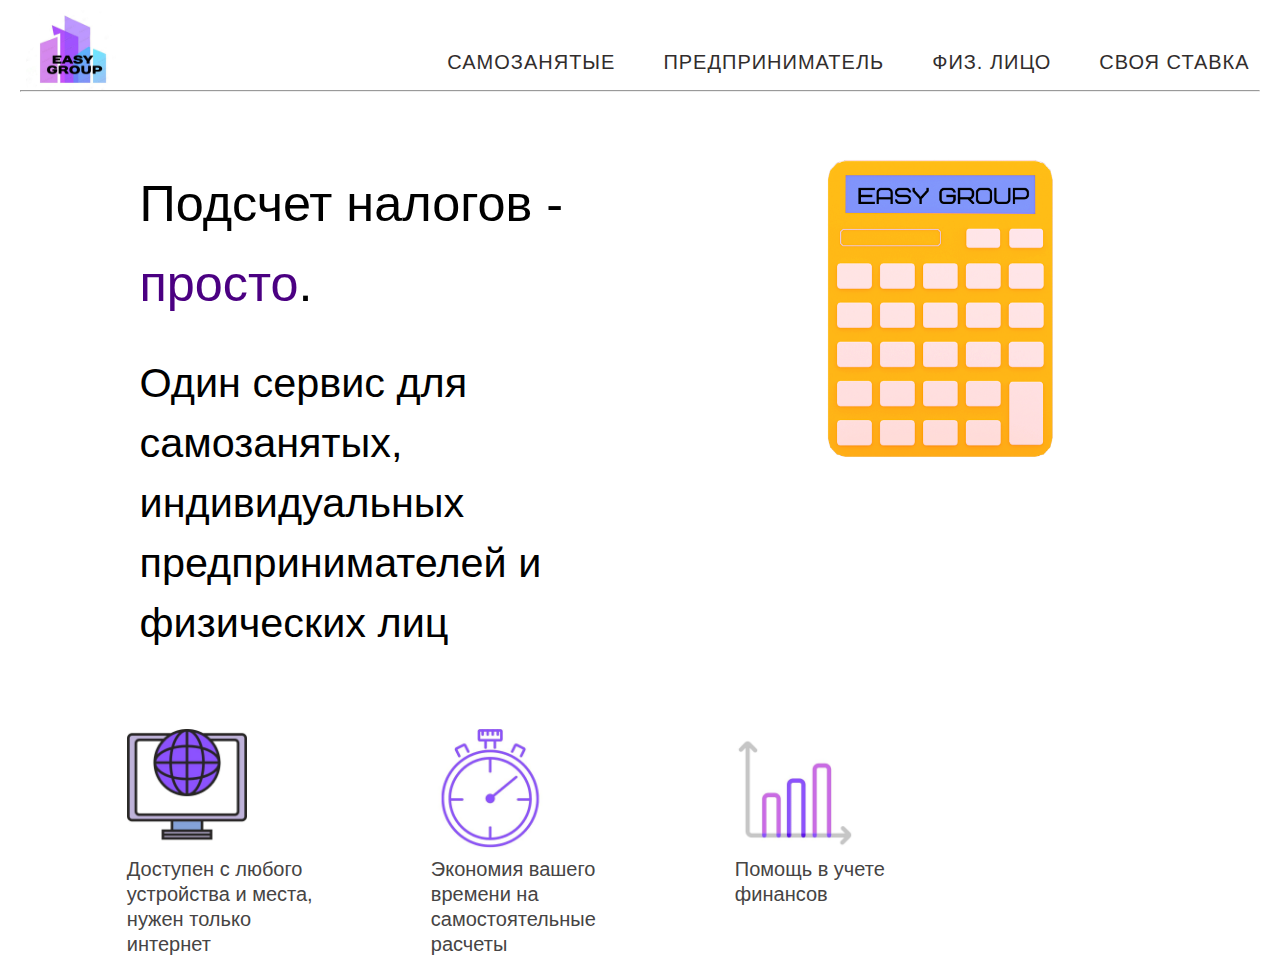
<file: index.html>
<!DOCTYPE html>
<html lang="en">
<head>
    <meta charset="UTF-8">
    <meta name="viewport" content="width=device-width, initial-scale=1.0">
    <title>Document</title>
    <link rel="stylesheet" href="style1.css">
</head>
<body>
    <header>
    <div class="top">
        <div class="easy">
            <a href="index.html"> <img class="mlogo" src="img/logo.png" width="90px" height="80px" ></a>
        </div>
        <ul class="anim">
            <li><a href="personal.html" data-name="personal">Своя Ставка</a></li>
            <li><a href="FL.html" data-name="FL">Физ. лицо</a></li>
            <li><a href="IP.html" data-name="IP">Предприниматель</a></li>
            <li><a href="SE.html" data-name="NPD">Самозанятые</a></li>
        </ul>   
    </div> 
    <hr>
    </header>
     
    <div class="main_page">
        <div class = "main_title">
            <p class="text2main">Подсчет налогов - <font color=indigo>просто</font>.<br> </p>
            <p class="text2">Один сервис для самозанятых, индивидуальных предпринимателей и физических лиц</p>
        </div>
        <div class="logo">
            <img class="piclogo" src="img\calc.png">
        </div>
        <div class="wrap">
            <div class="pic"><img class="sim" src="img\net.png">
            <h2 class="title_pic">Доступен с любого устройства и места, нужен только интернет</h2></div>
            <div class="pic"><img class="sim" src="img\time.png">
            <h2 class="title_pic">Экономия вашего времени на самостоятельные расчеты</h2></div>
            <div class="pic"><img class="sim" src="img\graf.png">
            <h2 class="title_pic">Помощь в учете финансов </h2></div>
        </div>
    </div>
</body>
</html>
</file>
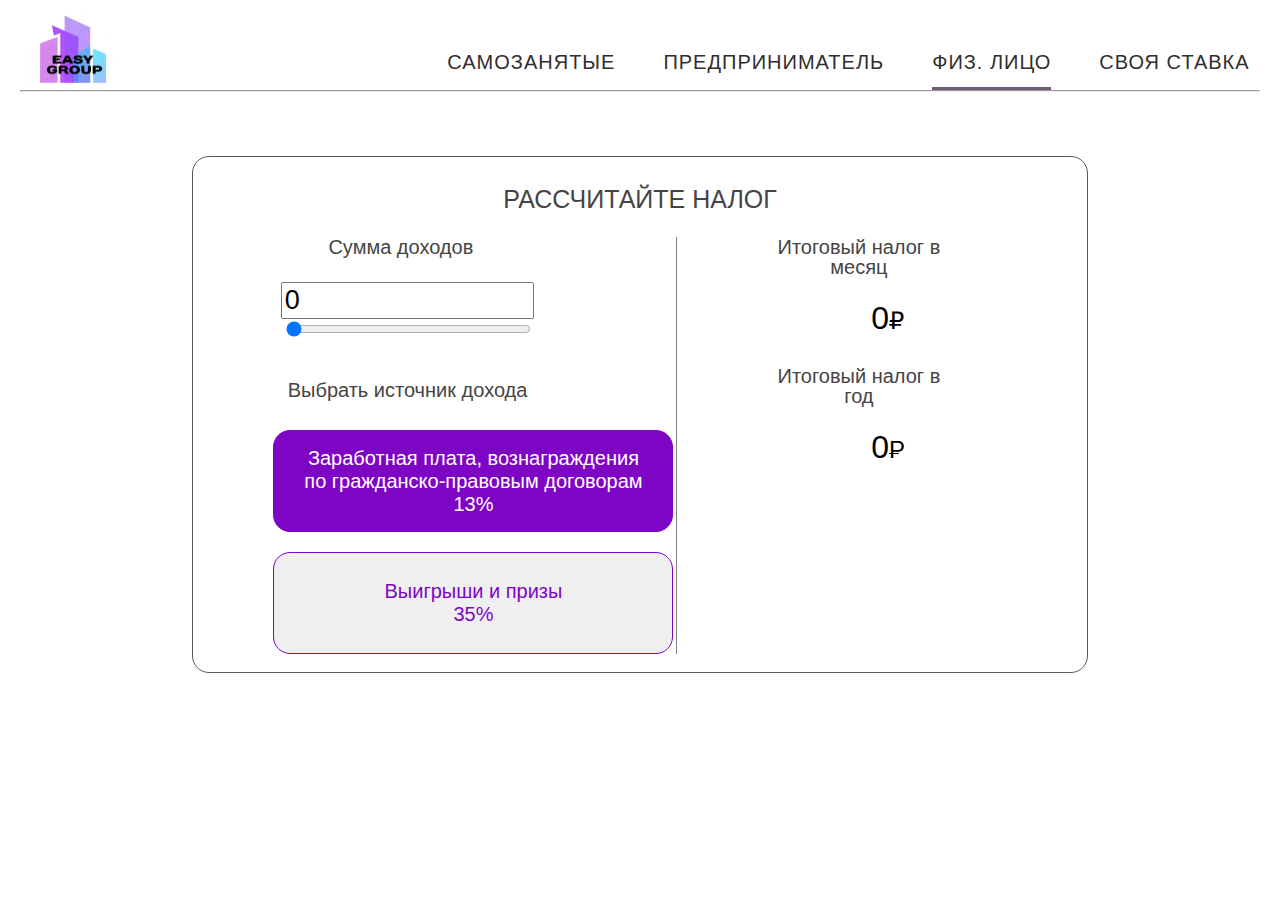
<file: FL.html>
<!DOCTYPE html>
<html lang="en">
<head>
    <meta charset="UTF-8">
    <title>Calculator</title>
    <link rel="stylesheet" href="style1.css">
</head>
<body>
    <header>
        <div class="top">
            <div class="easy">
               <a href="index.html"> <img src="img/logo.png" width="90px" height="80px"></a>
            </div>
            <ul class="anim">
                <li><a href="personal.html" data-name="personal">Своя Ставка</a></li>
                <li class="current"><a href="FL.html" data-name="FL">Физ. лицо</a></li>
                <li><a href="IP.html" data-name="IP">Предприниматель</a></li>
                <li><a href="SE.html" data-name="NPD">Самозанятые</a></li>
            </ul>    
        </div>   
    </header>
    <hr>
    <div class="flex-wrapper">
        <div class="calc-content">
                <div class="calc_title">
                    <h1>
                        РАССЧИТАЙТЕ НАЛОГ
                    </h1>
                </div>
                <div class="calc_content">
                    <div class="calc_content_left">
                        <div class="calc_content_left_input>">
                            <div class="input-wrapper">
                                <div class="title"><h2>Сумма доходов</h2></div>
                                <div class="input">
                                    <input type="number" id="income" value="0" >
                                </div>
                                <div class="input">
                                    <input type="range" min="0" max="100000000" id="income_range" value="0" class="input_range">
                                </div>

                            </div>
                            <div class="choice_title">
                                <h2>Выбрать источник дохода</h2>
                            </div>
                            <div class="choice">
                                <button data-name="work" class="type_income active">
                                    <div class="text"> Заработная плата, вознаграждения по гражданско-правовым договорам</div>
                                    <div class="value">13%</div>
                                </button>
                                <button data-name="win" class="type_income">
                                    <div class="text">Выигрыши и призы</div>
                                    <div class="value">35%</div>
                                </button>
                            </div>
                        </div>                        
                    </div>
                  
                    <div class="calc_content_right">
                        <div class="final_tax">
                            <div class="title"><h2>Итоговый налог в месяц</h2>  </div>
                            <div class="value_oh" id="final_tax">0<span class="letter">₽</span></div>
                            <br> <br>
                            <div class="title"><h2>Итоговый налог в год</h2>  </div>
                            <div class="value_oh" id="final_tax_year">0<span class="letter">Р</span></div>
                            </div>
                        </div>
                    </div>
                </div>
        </div>
    </div> 
    <script src="FL.js"></script>      
</body>
</html>
</file>
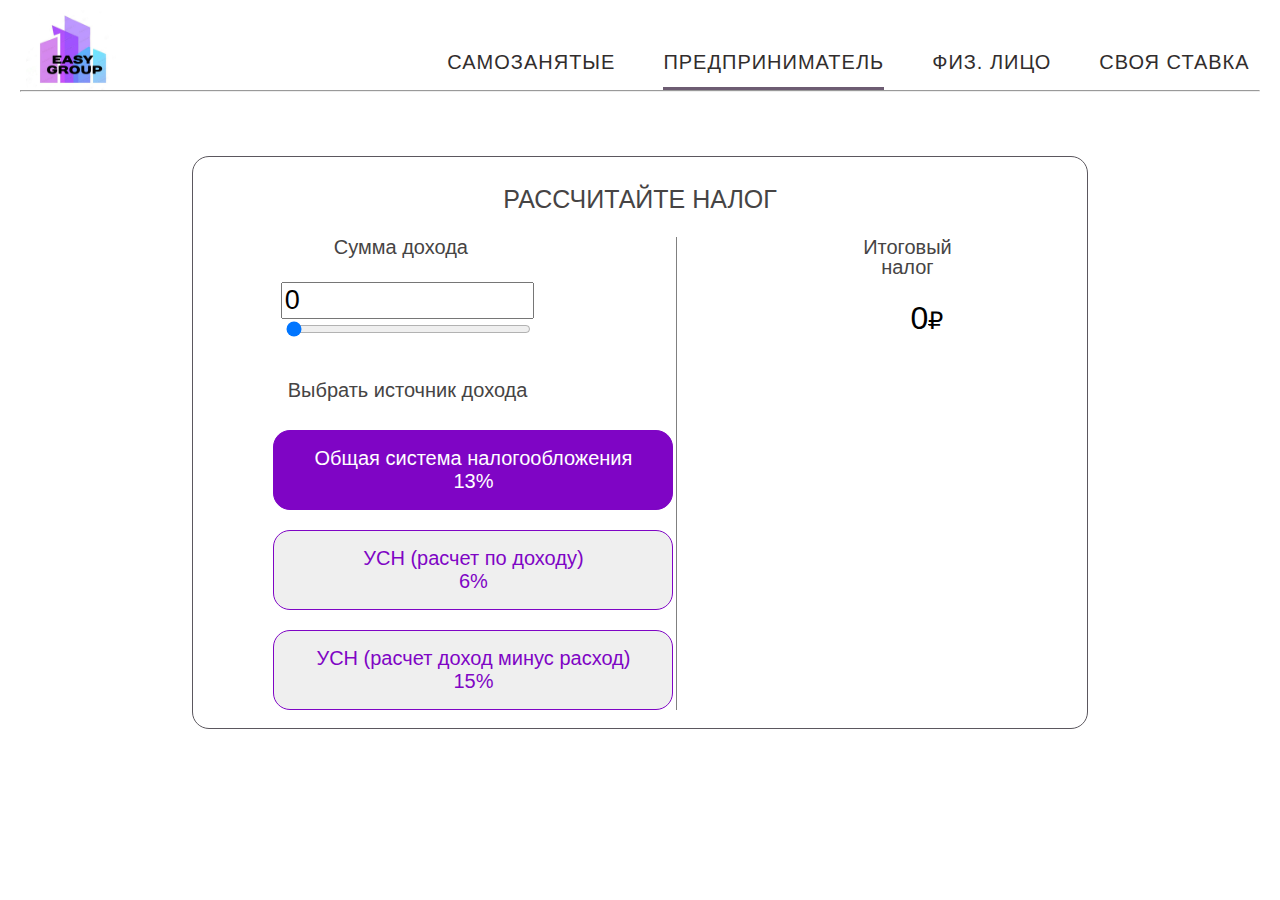
<file: IP.html>
<!DOCTYPE html>
<html lang="en">
<head>
    <meta charset="UTF-8">
    <title>Calculator</title>
    <link rel="stylesheet" href="style1.css">
</head>
<body>
    <header>
        <div class="top">
            <div class="easy">
                <a href="index.html"> <img src="img/logo.png" width="90px" height="80px"></a>
            </div>
            <ul class="anim">
                <li><a href="personal.html" data-name="personal">Своя Ставка</a></li>
                <li><a href="FL.html" data-name="FL">Физ. лицо</a></li>
                <li class="current"><a href="IP.html" data-name="IP">Предприниматель</a></li>
                <li><a href="SE.html" data-name="NPD">Самозанятые</a></li>
            </ul>    
        </div> 
    </header>  
    <hr>
    <div class="flex-wrapper">
        <div class="calc-content">
                <div class="calc_title">
                    <h1>
                        РАССЧИТАЙТЕ НАЛОГ
                    </h1>
                </div>
                <div class="calc_content">
                    <div class="calc_content_left">
                        <div class="calc_content_left_input>">
                            <div class="input-wrapper">
                                <div class="title"><h2>Сумма дохода</h2></div>
                                <div class="input">
                                    <input type="number" id="income" value="0" >
                                </div>
                                <div class="input">
                                    <input type="range" min="0" max="1000000" id="income_range" value="0" class="input_range">
                                </div>

                            </div>
                            <div class="choice_title">
                                <h2>Выбрать источник дохода</h2>
                            </div>
                            <div class="choice">
                                <button data-name="STD" class="type_income1 active">
                                    <div class="text"> Общая система налогообложения</div>
                                    <div class="value">13%</div>
                                </button>
                                <button data-name="PTD" class="type_income1">
                                    <div class="text">УСН (расчет по доходу)</div>
                                    <div class="value">6%</div>
                                </button>
                                <button data-name="PTD2" class="type_income1">
                                    <div class="text">УСН (расчет доход минус расход)</div>
                                    <div class="value">15%</div>
                                </button>
                            </div>
                        </div>                        
                    </div>
                  
                    <div class="calc_content_right">
                        <div class="final_tax">
                            <div class="title"><h2>Итоговый налог</h2> </div>
                            <div class="value_oh" id="final_tax">0<span class="letter">₽</span></div>
                            </div>
                        </div>
                    </div>
                </div>
        </div>
    </div> 
    <script src="IP.js"></script>       
</body>
</html>
</file>
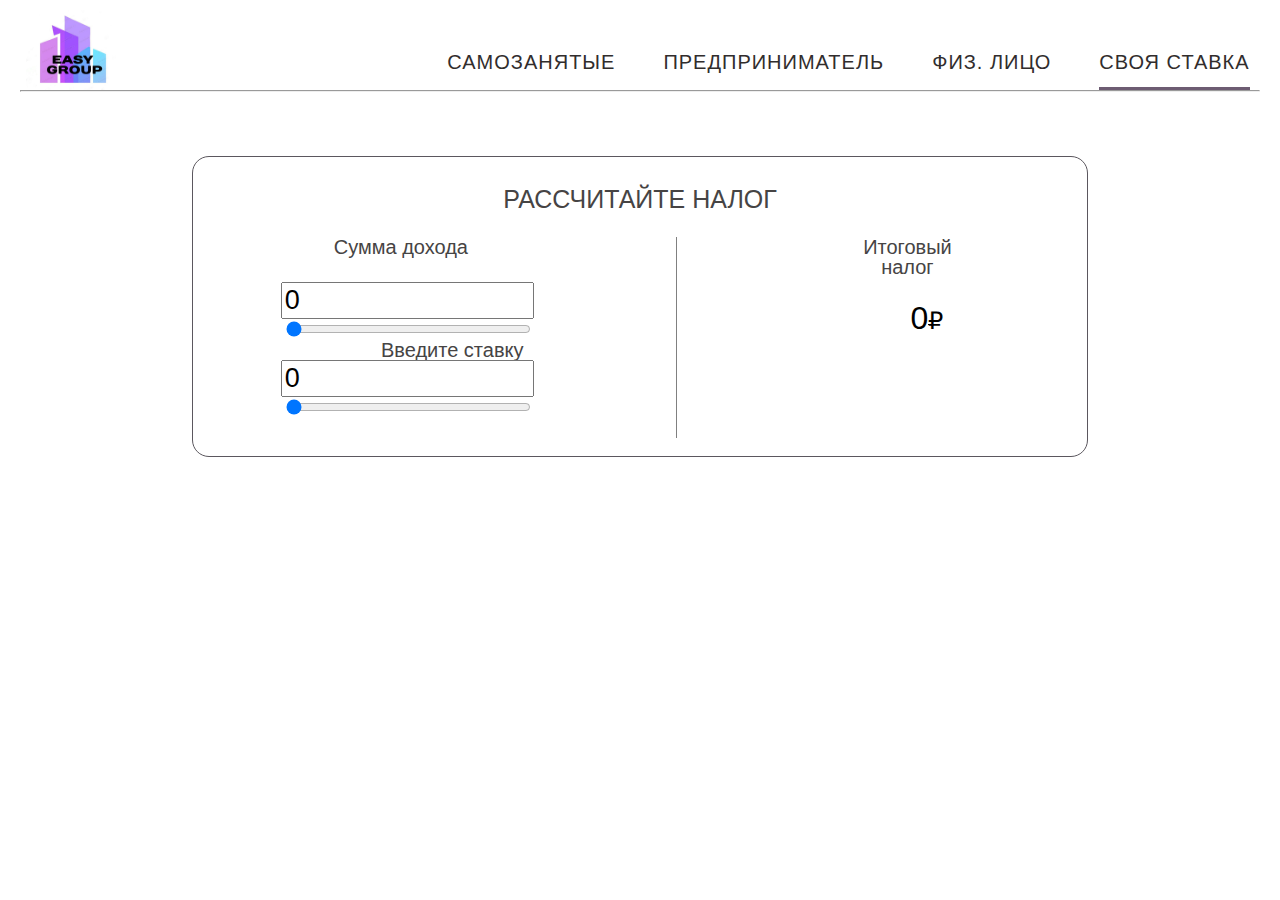
<file: personal.html>
<!DOCTYPE html>
<html lang="en">
<head>
    <meta charset="UTF-8">
    <title>Calculator</title>
    <link rel="stylesheet" href="style1.css">
</head>
<body>
    <header>
        <div class="top">
            <div class="easy">
                <a href="index.html"> <img src="img/logo.png" width="90px" height="80px"></a>
            </div>
            <ul class="anim">
                <li class="current"><a href="personal.html" data-name="personal">Своя Ставка</a></li>
                <li><a href="FL.html" data-name="FL">Физ. лицо</a></li>
                <li><a href="IP.html" data-name="IP">Предприниматель</a></li>
                <li><a href="SE.html" data-name="NPD">Самозанятые</a></li>
            </ul>    
        </div> 
    </header>
    <hr>
    <div class="flex-wrapper">
        <div class="calc-content">
                <div class="calc_title">
                    <h1>
                        РАССЧИТАЙТЕ НАЛОГ
                    </h1>
                </div>
                
                <div class="calc_content">
                    <div class="calc_content_left">
                        <div class="calc_content_left_input>">
                            <div class="input-wrapper">
                                <div class="title"><h2>Сумма дохода</h2></div>
                                <div class="input">
                                    <input type="number" id="income" value="0" >
                                </div>
                                <div class="input">
                                    <input type="range" min="0" max="1000000" id="income_range" value="0" class="input_range">
                                </div>
                            </div>                           
                        </div>    
                        <div class="title_pole1"><h2>Введите ставку</h2></div>
                        <div class="pole1">
                            <input type="text" id="svoya" value="0">
                        </div>    
                        <div class="pole">
                            <input type="range" min="0" max="40" id="svoya_range" value="0" class="per_range">
                        </div>                
                    </div>
                
                    <div class="calc_content_right">
                        <div class="final_tax">
                            <div class="title"> <h2>Итоговый налог</h2> </div>
                            <div class="value_oh" id="final_tax">0<span class="letter">₽</span></div>
                            </div>
                        </div>
                    </div>
                </div>
        </div>
    </div> 
    <script src="personal.js"></script>        
</body>
</html>
</file>
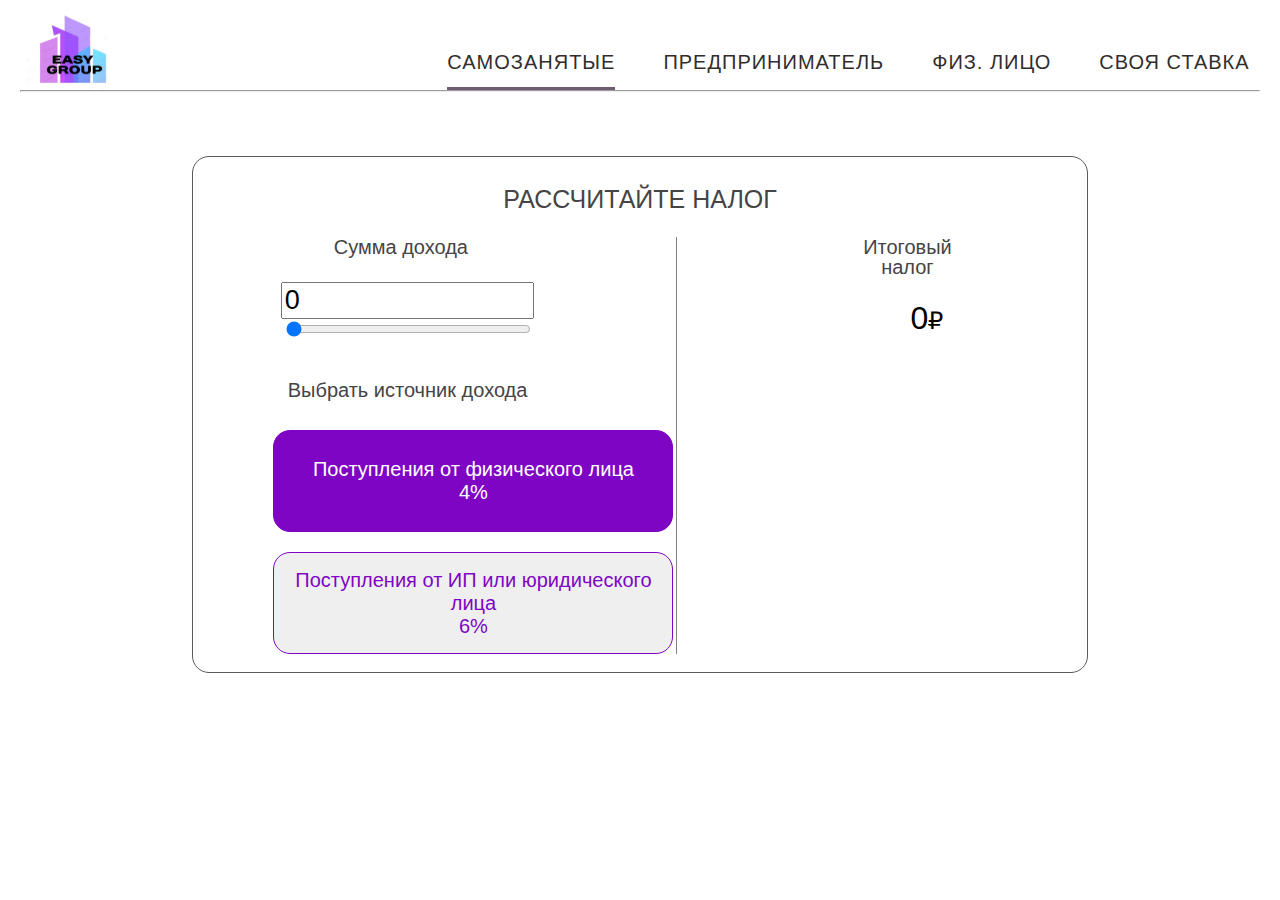
<file: SE.html>
<!DOCTYPE html>
<html lang="en">
<head>
    <meta charset="UTF-8">
    <title>Calculator</title>
    <link rel="stylesheet" href="style1.css">
</head>
<body>
    <header>
        <div class="top">
            <div class="easy">
                <a href="index.html"> <img src="img/logo.png" width="90px" height="80px"></a>
            </div>
            <ul class="anim">
                <li><a href="personal.html" data-name="personal">Своя Ставка</a></li>
                <li><a href="FL.html" data-name="FL">Физ. лицо</a></li>
                <li><a href="IP.html" data-name="IP">Предприниматель</a></li>
                <li class="current" ><a href="SE.html" data-name="NPD">Самозанятые</a></li>
            </ul>    
        </div> 
    </header>
    <hr>
    <div class="flex-wrapper">
        <div class="calc-content">
                <div class="calc_title">
                    <h1>
                        РАССЧИТАЙТЕ НАЛОГ
                    </h1>
                </div>
                <div class="calc_content">
                    <div class="calc_content_left">
                        <div class="calc_content_left_input>">
                            <div class="input-wrapper">
                                <div class="title"><h2>Сумма дохода</h2></div>
                                <div class="input">
                                    <input type="number" id="income" value="0" >
                                </div>
                                <div class="input">
                                    <input type="range" min="0" max="1000000" id="income_range" value="0" class="input_range">
                                </div>

                            </div>
                            <div class="choice_title">
                                <h2>Выбрать источник дохода</h2>
                            </div>
                            <div class="choice">
                                <button data-name="FL" class="type_income active">
                                    <div class="text"> Поступления от физического лица</div>
                                    <div class="value">4%</div>
                                </button>
                                <button data-name="UL" class="type_income">
                                    <div class="text">Поступления от ИП или юридического лица</div>
                                    <div class="value">6%</div>
                                </button>
                            </div>
                        </div>                        
                    </div>
                  
                    <div class="calc_content_right">
                        <div class="final_tax">
                            <div class="title"> <h2>Итоговый налог</h2> </div>
                            <div class="value_oh" id="final_tax">0<span class="letter">₽</span></div>
                            </div>
                        </div>
                    </div>
                </div>
        </div>
    </div> 
    <script src="SE.js"></script>       
</body>
</html>
</file>
<file: style1.css>
﻿/*сброс стилей*/
html, body, div, span, applet, object, iframe,
h1, h2, h3, h4, h5, h6, p, blockquote, pre,
a, abbr, acronym, address, big, cite, code,
del, dfn, em, img, ins, kbd, q, s, samp,
small, strike, strong, sub, sup, tt, var,
b, u, i, center,
dl, dt, dd, ol, ul, li,
fieldset, form, label, legend,
table, caption, tbody, tfoot, thead, tr, th, td,
article, aside, canvas, details, embed, 
figure, figcaption, footer, header, hgroup, 
menu, nav, output, ruby, section, summary,
time, mark, audio, video {
	margin: 0;
	border: 0;
	font-size: 100%;
	font: inherit;
	vertical-align: baseline;
}
article, aside, details, figcaption, figure, 
footer, header, hgroup, menu, nav, section {
	display: block;
}
html {
	height: 100%;
}
body {
	line-height: 1;
}
ol, ul {
	list-style: none;
}
blockquote, q {
	quotes: none;
}
blockquote:before, blockquote:after,
q:before, q:after {
	content: '';
	content: none;
}
table {
	border-collapse: collapse;
	border-spacing: 0;
}
/*анимация*/
.anim {
  font-family: 'Raleway', Arial, sans-serif;
  text-align: left;
  text-transform: uppercase;
  font-weight: 500;
  margin-right: 0.5%;
}
.anim * {
  box-sizing: border-box;
}
.anim li {
  display: inline-block;
  list-style: outside none none;
  margin: 0 1.5em;
  padding: 0;
}
.anim a {
  color: rgba(255, 255, 255, 0.5);
  position: relative;
  letter-spacing: 1px;
  text-decoration: none;
}
.anim a:before,
.anim a:after {
  position: absolute;
  -webkit-transition: all 0.35s ease;
  transition: all 0.35s ease;
}
.anim a:before {
  bottom: 0;
  display: block;
  height: 3px;
  width: 0%;
  content: "";
  background-color: #6d5c72;
}
.anim a:after {
  left: 0;
  top: 0;
  padding: 0.5em 0;
  position: absolute;
  content: attr(data-hover);
  color: #eb1313;
  white-space: nowrap;
  max-width: 0%;
  overflow: hidden;
}
.anim a:hover:before,
.anim .current a:before {
  opacity: 1;
  width: 100%;
}
.anim a:hover:after,
.anim .current a:after {
  max-width: 100%;
}

.easy{
  float: left;
  margin-left: 2%;
}
/*АНИМАЦИЯ КНОПОК*/
.type_income, .type_income1{
  color:#7f05c5;
  padding: 10px 20px;
  border-radius: 17px;
  height: 102px;
  width: 400px;
  text-align:center;
  display: block;
  background-image: linear-gradient(to left,transparent,transparent 50%,#7f05c5 50%, #7f05c5);
  background-position: 100% 0;
  background-size: 200% 100%;
  transition: all .25s ease-in;
  font-family: ‘Helvetica Neue’, sans-serif;
  border: 1px solid #7f05c5;
  font-size: 20px;
 }
 .type_income1{
  height: 80px;
}
 .type_income:hover, .type_income1:hover {
 background-position: 0 0;
 color:#fff;
 }
 .active{
  background-color: #7f05c5;
  color: #fff;

 }

body {
  background-color: rgb(255, 255, 255);
}


header {
  width: 100%; 
  height: 80px;
  background-color: rgb(255, 255, 255);
}
.top{
  width: 100%;
  height: 80px;
  float: left;  
  margin-top: 0.75%;  
}
.top ul li {
  float: right;
  margin-top: 10px;
}
.top ul li a {
  display: block;
  justify-content: space-between;
  width: auto;
  text-decoration: none;
  font-family: ‘Helvetica Neue’, sans-serif;
  font-weight: lighter;
  font-size: 20px;
  color: rgb(49, 45, 45);
  height: 70px;
  padding-top: 32px;
  cursor: pointer;
}

hr {
  background-color: #a39fa7;
  height: 0.3px;
  margin-right: 1.6%;
  margin-left: 1.6%;
}
 
.flex-wrapper{
    margin-top: 5%;
    margin-left: 15%;
    margin-right: 15%;
    border-width: 1px;
    border-style: solid;
    border-color: #5b575e;
    border-radius: 17px;
 }
.calc_title{
  margin-top: 30px;
  margin-bottom: 25px;
  text-align: center;
}
.calc_content_left{
  display: inline-block;
  text-align: center;
  padding-left: 4%;
  margin-bottom: 2%;
  width: 50%;
  border-right: 1px solid grey;
}
.calc_content_right{
  display: inline-block;
  float: right;
  text-align: center;
  padding-right: 10%;
 }


 .title{  
  margin-bottom: 25px;
  padding-right: 23%;
 }
 .choice_title{
  margin-top: 9%;
  margin-left: 3%;
  margin-right: 23%;
  float: center;
 }
 .choice{
  margin-top: 30px;
  width: 150px;
  margin-left: 10%;

 }

 button{
  margin-top: 20px;
 }

 input, number{
  width: 55%;
  height: 40%;
  font-size: 27px;
  margin-right: 20%;
}

h1 {
    font-size: 25px;
    color: rgb(70, 68, 68);
    font-family: ‘Helvetica Neue’, sans-serif;

}
h2{
    font-family: ‘Helvetica Neue’, sans-serif;
    font-size: 20px;
    color: rgb(70, 68, 68);
}

h3, h4, h5{
  font-family: 'Helvetica Neue' sans-serif;
  color: black;
  font-size: 20px;
  margin-top: 40px;
  float: center;
}
.main_title{
  text-align: left;
  margin-top: 5%;
  font-size: large;
}
.pic{
  display: inline-block;
  width: 300px;
  vertical-align: top;
}
.sim{
  width: 40%;
  height: 40%;
}

.text2{
  font-size: 230%;
  font-family: ‘Helvetica Neue’, sans-serif; 
  line-height: 60px;
  margin-top: 5%;
}
.text2main{
  font-size: 280%;
  font-family: ‘Helvetica Neue’, sans-serif; 
  line-height: 80px;
}
.main_title{
  display: inline-block;
  width: 45%;
  margin-left: 10%;
  margin-top: 5.9%;

}
.logo{
  margin-top: 5%;
  display: inline-block;
  float: right;
  width: 40%;
  margin-right: 5%;
}
.letter{
  display: inline-block; 
  font-size: 24px; 
  line-height: 7px;  
  border-bottom: 1px solid #000000;
  width:0.4em;
 }
   
.piclogo{
  margin-left: 15%;
  width: 60%;
  height: 60%;
}
.wrap{
  display: inline-block;
  vertical-align: top;
  margin-left: 9%;
  margin-top: 6%;
}
.title_pic{
  width: 200px;
  margin-top: 5px;
  line-height: 25px;
  font-size: 125%;
}

.title_pole{
  margin-top: 10%;
  text-align: center;
  padding-right: 20%;
  margin-bottom: 25px;
}
.pole{
  margin-bottom: 20px;
}
.value_oh{
  font-size: 200%;
  font-family: Arial, Helvetica, sans-serif;
}
.main_page{
  margin-left:1%;
}
@media (min-width: 320px) and (max-width: 720px) { 
  .easy{
    width: 10%;
  }
  .anim a {
    color: rgba(255, 255, 255, 0.5);
    position: relative;
    letter-spacing: 0px;
    text-decoration: none;
  }
  .logo{
    margin-top: 125%;
  }
  .text2{
    margin-top: 10%;
    font-size: 150%;
    font-family: ‘Helvetica Neue’, sans-serif; 
    line-height: 50px;
    width: 170%;
  }
  .anim li {
    display: inline-block;
    list-style: outside none none;
    margin:  2.9%;
    padding: 0;
    margin-top: -10%;
  }
  .text2main{
    margin-top: 20%;
    font-size: 170%;
    font-family: ‘Helvetica Neue’, sans-serif; 
    line-height: 57px;
    width: 160%;
  }
  .piclogo{
    margin-right: 100%;
    margin-left: 0%;
    width: 100%;
    height: 100%;
  }
  .sim{
    width: 50%;
    height: 50%;
  }
  .title_pic{
    width: 260px;
    margin-top: 5px;
    line-height: 30px;
    font-size: 20px;
  }
  .calc_title{
    margin-top: 4%;
    margin-bottom: 4%;
    text-align: center;
  }
  .title{  
    margin-bottom: 10%;
    
   }
   .choice_title{
     margin-bottom: 7%;
   }
   h2{
     font-size: 27px;
   }
   .value_oh{
     margin-right: 17%;
   }
   .title_pole1{
     margin-top: 7%;
     margin-bottom: 10%;
     margin-right: 20%;
   }
   .top ul li a {
    font-size: 8px;
    height: 15px;
    padding-top: 10%;
    cursor: pointer;
    
  }
  .pic{
    width: 60%;
    height: 60%;
  }
  .mlogo{
    width: 90%;
    height: 60%;
  }
  .top{
    height: 42%;
  }
  .wrap{
    margin-top: 30%;
  }
  .pic{
    margin-bottom: 10%;
  }
  .title_pic{
    margin-top: 10%;
    font-size: 140%;
  }
  
@media screen and (min-width: 1600px )  {
  .text2{
    font-size: 270%;
    font-family: ‘Helvetica Neue’, sans-serif; 
    line-height: 80px;
  }
  .piclogo{
    margin-left: 30%;
    width: 60%;
    height: 60%;
  }
  .sim{
    width: 50%;
    height: 50%;
  }
  .title_pic{
    width: 260px;
    margin-top: 5px;
    line-height: 30px;
    font-size: 20px;
  }
  .calc_title{
    margin-top: 4%;
    margin-bottom: 4%;
    text-align: center;
  }
  .title{  
    margin-bottom: 10%;
    
   }
   .choice_title{
     margin-bottom: 7%;
   }
   h2{
     font-size: 27px;
   }
   .value_oh{
     margin-right: 17%;
   }
   .title_pole1{
     margin-top: 7%;
     margin-bottom: 10%;
     margin-right: 20%;
   }
  }
}
</file>
